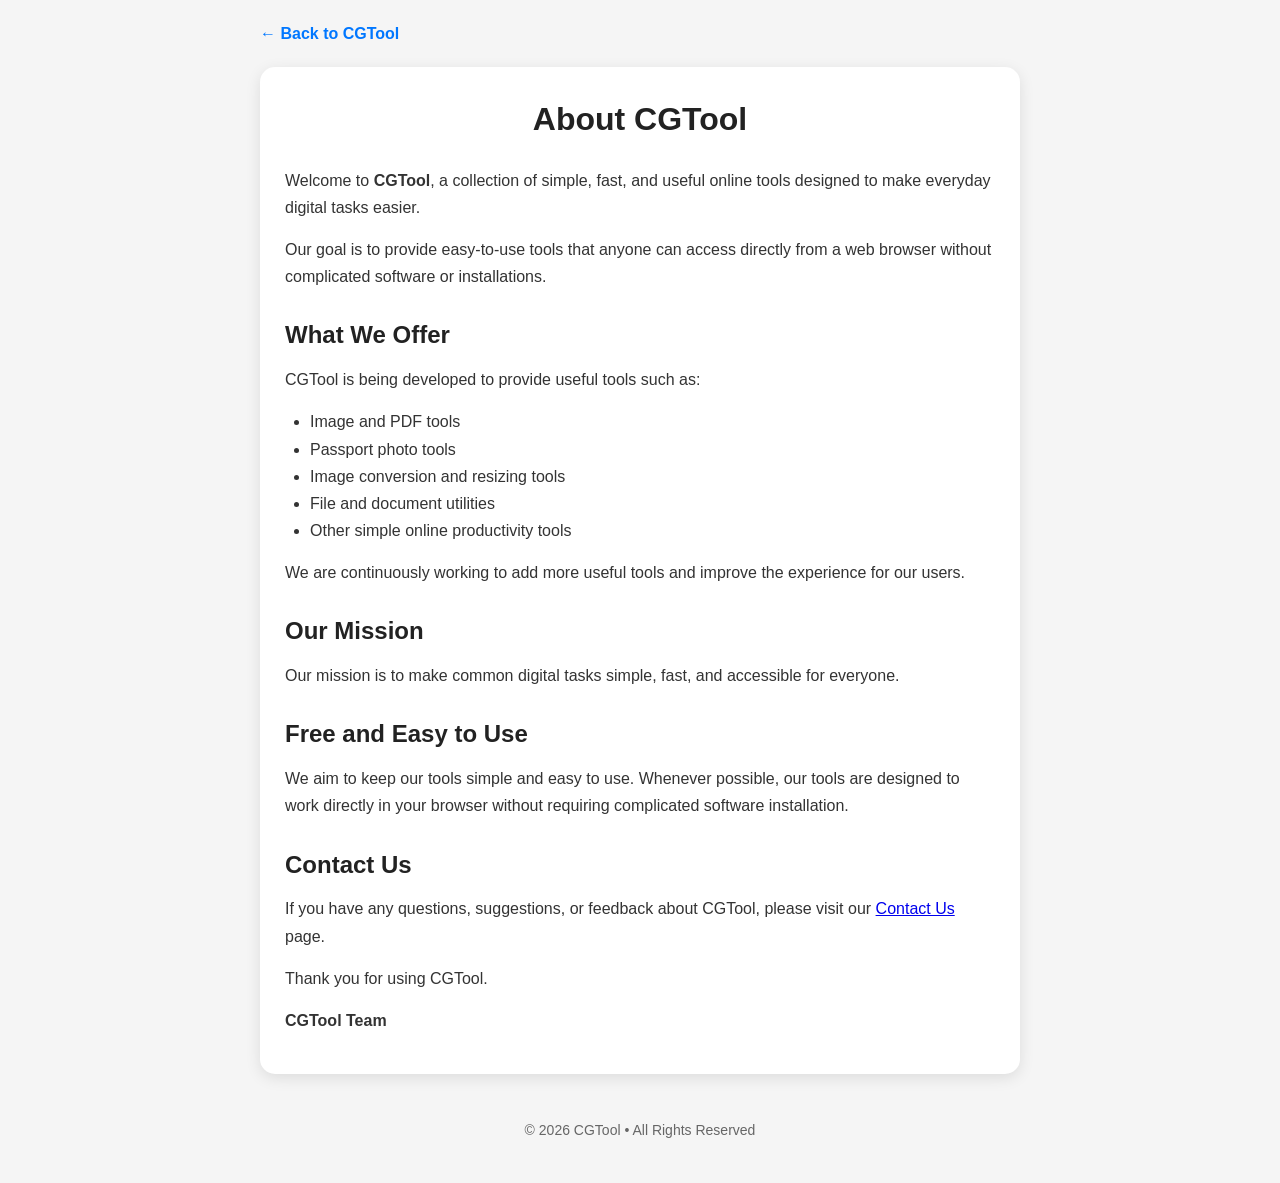
<file: About.html>
<!DOCTYPE html>
<html lang="en">

<head>
  
  <meta charset="UTF-8">
  
  <meta name="viewport" content="width=device-width, initial-scale=1.0">
  
  <meta name="description" content="Learn about CGTool, our mission, and the simple online tools we provide to make everyday digital tasks easier.">
  
  <title>About Us | CGTool</title>
  
  <style>
    * {
      box-sizing: border-box;
      margin: 0;
      padding: 0;
      font-family: Arial, sans-serif;
    }
    
    body {
      background: #f5f5f5;
      color: #333;
      line-height: 1.7;
    }
    
    .container {
      max-width: 800px;
      margin: auto;
      padding: 20px;
    }
    
    .card {
      background: #fff;
      padding: 25px;
      border-radius: 15px;
      box-shadow: 0 4px 15px rgba(0, 0, 0, .1);
    }
    
    .back {
      display: inline-block;
      margin-bottom: 20px;
      color: #0077ff;
      text-decoration: none;
      font-weight: bold;
    }
    
    h1 {
      text-align: center;
      margin-bottom: 20px;
      color: #222;
    }
    
    h2 {
      margin-top: 25px;
      margin-bottom: 10px;
      color: #222;
    }
    
    p {
      margin-bottom: 15px;
    }
    
    ul {
      margin: 10px 0 15px 25px;
    }
    
    footer {
      text-align: center;
      margin-top: 25px;
      padding: 20px;
      color: #666;
      font-size: 14px;
    }
  </style>
  
</head>

<body>
  
  <div class="container">
    
    <a class="back" href="./">
      ← Back to CGTool
    </a>
    
    <div class="card">
      
      <h1>About CGTool</h1>
      
      <p>
        Welcome to <strong>CGTool</strong>, a collection of simple, fast, and useful online tools designed to make everyday digital tasks easier.
      </p>
      
      <p>
        Our goal is to provide easy-to-use tools that anyone can access directly from a web browser without complicated software or installations.
      </p>
      
      
      <h2>What We Offer</h2>
      
      <p>
        CGTool is being developed to provide useful tools such as:
      </p>
      
      <ul>
        <li>Image and PDF tools</li>
        <li>Passport photo tools</li>
        <li>Image conversion and resizing tools</li>
        <li>File and document utilities</li>
        <li>Other simple online productivity tools</li>
      </ul>
      
      <p>
        We are continuously working to add more useful tools and improve the experience for our users.
      </p>
      
      
      <h2>Our Mission</h2>
      
      <p>
        Our mission is to make common digital tasks simple, fast, and accessible for everyone.
      </p>
      
      
      <h2>Free and Easy to Use</h2>
      
      <p>
        We aim to keep our tools simple and easy to use. Whenever possible, our tools are designed to work directly in your browser without requiring complicated software installation.
      </p>
      
      
      <h2>Contact Us</h2>
      
      <p>
        If you have any questions, suggestions, or feedback about CGTool, please visit our
        <a href="./contact.html">Contact Us</a> page.
      </p>
      
      <p>
        Thank you for using CGTool.
      </p>
      
      <p>
        <strong>CGTool Team</strong>
      </p>
      
    </div>
    
    <footer>
      © 2026 CGTool • All Rights Reserved
    </footer>
    
  </div>
  
</body>

</html>
</file>
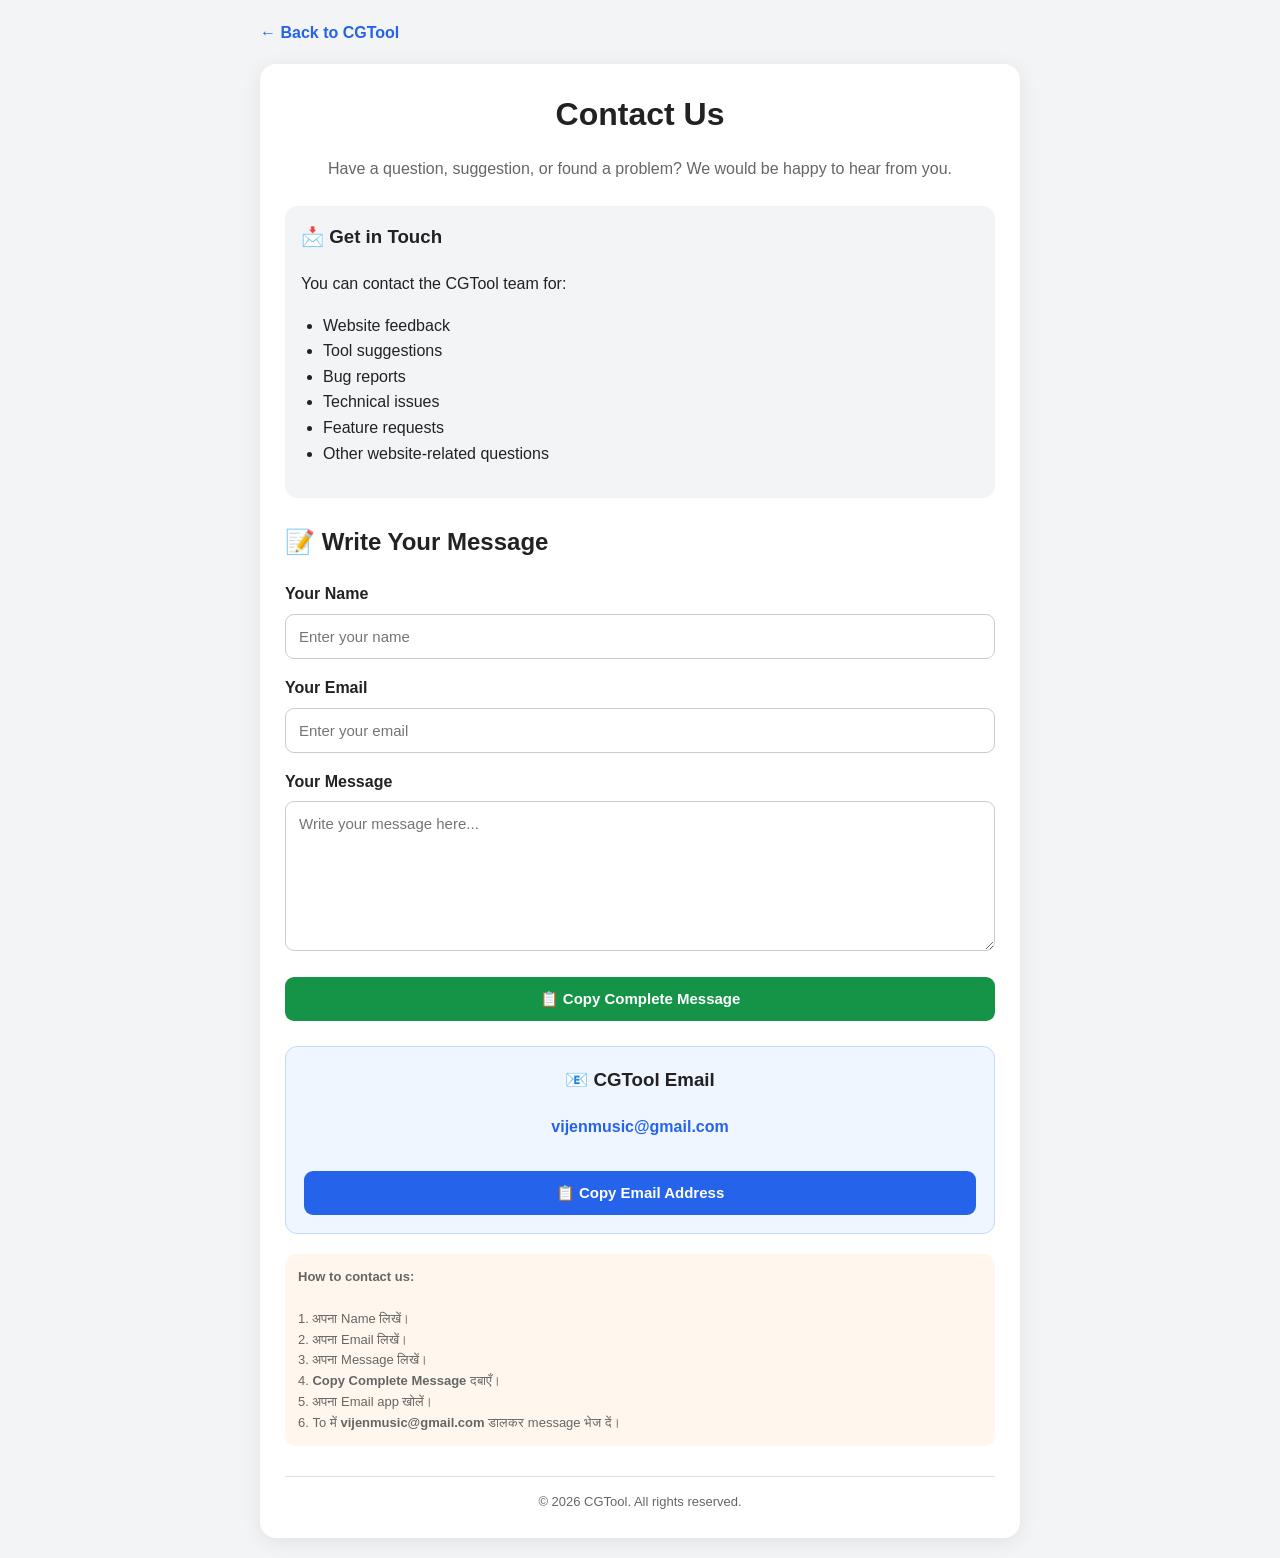
<file: Contact.html>
<!DOCTYPE html>
<html lang="en">

<head>

<meta charset="UTF-8">

<meta
name="viewport"
content="width=device-width, initial-scale=1.0"
>

<meta
name="description"
content="Contact CGTool for questions, feedback, suggestions, bug reports and other website-related inquiries."
>

<meta
name="author"
content="CG Tool"
>

<title>Contact Us | CGTool</title>

<style>

*{
    box-sizing:border-box;
}

body{
    margin:0;
    font-family:Arial,Helvetica,sans-serif;
    background:#f3f4f6;
    color:#222;
    line-height:1.6;
}

.container{
    max-width:800px;
    margin:auto;
    padding:20px;
}

.card{
    background:#fff;
    padding:25px;
    border-radius:16px;
    box-shadow:0 4px 20px rgba(0,0,0,.08);
}

.back{
    display:inline-block;
    margin-bottom:18px;
    color:#2563eb;
    text-decoration:none;
    font-weight:bold;
}

h1{
    text-align:center;
    margin:0 0 10px;
}

.subtitle{
    text-align:center;
    color:#666;
    margin-bottom:25px;
}

.info{
    background:#f3f4f6;
    padding:16px;
    border-radius:12px;
    margin-bottom:25px;
}

.info h3{
    margin-top:0;
}

ul{
    padding-left:22px;
}

label{
    display:block;
    font-weight:bold;
    margin:16px 0 7px;
}

input,
textarea{
    width:100%;
    padding:13px;
    border:1px solid #ccc;
    border-radius:9px;
    font-family:Arial,Helvetica,sans-serif;
    font-size:15px;
    outline:none;
}

input:focus,
textarea:focus{
    border-color:#2563eb;
}

textarea{
    min-height:150px;
    resize:vertical;
}

button{
    width:100%;
    padding:13px;
    border:0;
    border-radius:9px;
    background:#2563eb;
    color:#fff;
    font-size:15px;
    font-weight:bold;
    cursor:pointer;
    margin-top:18px;
}

button:hover{
    background:#1d4ed8;
}

.copy-message{
    background:#159447;
}

.copy-message:hover{
    background:#117a39;
}

.copy-box{
    margin-top:25px;
    padding:18px;
    background:#eff6ff;
    border:1px solid #bfdbfe;
    border-radius:12px;
    text-align:center;
}

.copy-box h3{
    margin-top:0;
}

.email{
    font-weight:bold;
    color:#2563eb;
    word-break:break-word;
    margin:10px 0 14px;
}

.success{
    display:none;
    margin-top:12px;
    padding:10px;
    background:#dcfce7;
    color:#166534;
    border-radius:8px;
    font-size:14px;
    text-align:center;
}

.note{
    margin-top:20px;
    padding:13px;
    background:#fff7ed;
    border-radius:10px;
    color:#666;
    font-size:13px;
}

.footer{
    margin-top:30px;
    padding-top:15px;
    border-top:1px solid #ddd;
    text-align:center;
    color:#666;
    font-size:13px;
}

@media(max-width:600px){

    .container{
        padding:12px;
    }

    .card{
        padding:18px;
    }

    h1{
        font-size:25px;
    }

}

</style>

</head>


<body>

<div class="container">

<a
class="back"
href="./"
>
← Back to CGTool
</a>


<div class="card">

<h1>Contact Us</h1>

<p class="subtitle">
Have a question, suggestion, or found a problem?
We would be happy to hear from you.
</p>


<div class="info">

<h3>📩 Get in Touch</h3>

<p>
You can contact the CGTool team for:
</p>

<ul>

<li>Website feedback</li>

<li>Tool suggestions</li>

<li>Bug reports</li>

<li>Technical issues</li>

<li>Feature requests</li>

<li>Other website-related questions</li>

</ul>

</div>


<h2>📝 Write Your Message</h2>


<label for="name">
Your Name
</label>

<input
type="text"
id="name"
placeholder="Enter your name"
>


<label for="email">
Your Email
</label>

<input
type="email"
id="email"
placeholder="Enter your email"
>


<label for="message">
Your Message
</label>

<textarea
id="message"
placeholder="Write your message here..."
></textarea>


<button
type="button"
class="copy-message"
onclick="copyMessage()"
>
📋 Copy Complete Message
</button>


<div
id="messageSuccess"
class="success"
>
✅ Complete message copied!
</div>


<div class="copy-box">

<h3>📧 CGTool Email</h3>

<div class="email">
vijenmusic@gmail.com
</div>


<button
type="button"
onclick="copyEmail()"
>
📋 Copy Email Address
</button>


<div
id="emailSuccess"
class="success"
>
✅ Email address copied!
</div>

</div>


<div class="note">

<strong>How to contact us:</strong>

<br><br>

1. अपना Name लिखें।<br>

2. अपना Email लिखें।<br>

3. अपना Message लिखें।<br>

4. <b>Copy Complete Message</b> दबाएँ।<br>

5. अपना Email app खोलें।<br>

6. To में
<b>vijenmusic@gmail.com</b>
डालकर message भेज दें।

</div>


<div class="footer">

© 2026 CGTool. All rights reserved.

</div>

</div>

</div>


<script>

function copyEmail(){

    const email = "vijenmusic@gmail.com";

    if(navigator.clipboard){

        navigator.clipboard.writeText(email)
        .then(function(){

            showSuccess("emailSuccess");

        })
        .catch(function(){

            fallbackCopy(email);

        });

    }else{

        fallbackCopy(email);

    }

}


function copyMessage(){

    const name =
        document.getElementById("name")
        .value.trim();

    const email =
        document.getElementById("email")
        .value.trim();

    const message =
        document.getElementById("message")
        .value.trim();


    if(!name || !email || !message){

        alert(
            "Please enter your Name, Email and Message first."
        );

        return;

    }


    const completeMessage =
`CGTool Contact

Name:
${name}

Email:
${email}

Message:
${message}`;


    if(navigator.clipboard){

        navigator.clipboard.writeText(
            completeMessage
        )
        .then(function(){

            showSuccess("messageSuccess");

        })
        .catch(function(){

            fallbackCopy(completeMessage);

        });

    }else{

        fallbackCopy(completeMessage);

    }

}


function fallbackCopy(text){

    const textarea =
        document.createElement("textarea");

    textarea.value = text;

    textarea.style.position = "fixed";
    textarea.style.left = "-9999px";

    document.body.appendChild(textarea);

    textarea.focus();
    textarea.select();

    try{

        document.execCommand("copy");

        alert("✅ Copied successfully!");

    }catch(error){

        alert(
            "Copy failed. Please copy manually:\n\n" +
            text
        );

    }

    document.body.removeChild(textarea);

}


function showSuccess(id){

    const box =
        document.getElementById(id);

    box.style.display = "block";

    setTimeout(function(){

        box.style.display = "none";

    },2500);

}

</script>

</body>

  </html>
</file>
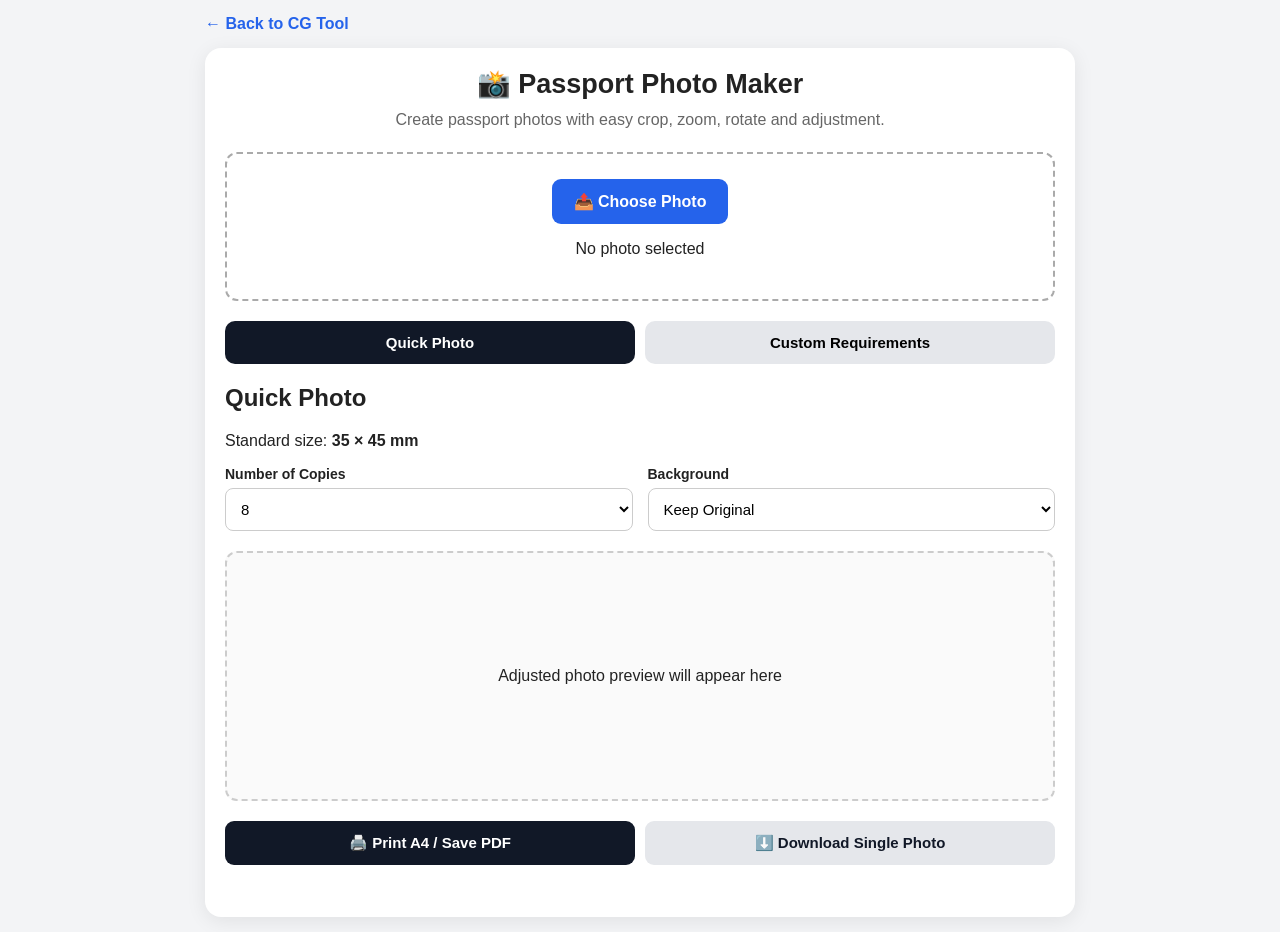
<file: PassportPhoto.html>
<!DOCTYPE html>
<html lang="en">
<head>

<meta charset="UTF-8">

<meta
name="viewport"
content="width=device-width,initial-scale=1.0"
>

<meta
name="description"
content="Free Passport Photo Maker with crop, zoom, rotate, brightness, contrast, custom photo sizes and A4 printing."
>

<meta
name="keywords"
content="passport photo maker, 35x45 photo, 50x60 photo, passport size photo, crop photo, A4 photo maker"
>

<meta name="author" content="CG Tool">

<title>Passport Photo Maker | CG Tool</title>

<style>

*{
    box-sizing:border-box;
}

body{
    margin:0;
    font-family:Arial,Helvetica,sans-serif;
    background:#f3f4f6;
    color:#222;
}

.container{
    max-width:900px;
    margin:auto;
    padding:15px;
}

.card{
    background:#fff;
    border-radius:16px;
    padding:20px;
    box-shadow:0 4px 20px rgba(0,0,0,.08);
}

h1{
    text-align:center;
    margin:0 0 8px;
    font-size:27px;
}

.subtitle{
    text-align:center;
    color:#666;
    margin:0 0 20px;
    line-height:1.5;
}

.back{
    display:inline-block;
    margin-bottom:15px;
    color:#2563eb;
    text-decoration:none;
    font-weight:bold;
}


/* =========================
   UPLOAD
========================= */

.upload-box{
    border:2px dashed #aaa;
    border-radius:12px;
    padding:25px;
    text-align:center;
    margin-bottom:20px;
}

.upload-btn{
    display:inline-block;
    background:#2563eb;
    color:#fff;
    padding:13px 22px;
    border-radius:9px;
    cursor:pointer;
    font-weight:bold;
    font-size:16px;
}

input[type=file]{
    position:absolute;
    width:1px;
    height:1px;
    opacity:0;
}


/* =========================
   CROP
========================= */

.crop-section{
    display:none;
}

.crop-title{
    text-align:center;
    margin-top:0;
}

.crop-help{
    text-align:center;
    color:#666;
    font-size:14px;
    line-height:1.5;
}

.crop-area{
    width:100%;
    max-width:500px;
    margin:20px auto;
    position:relative;
    background:#111;
    overflow:hidden;
    border-radius:12px;
    touch-action:none;
}

#cropCanvas{
    width:100%;
    height:auto;
    display:block;
    touch-action:none;
}

.crop-frame{
    position:absolute;
    left:50%;
    top:50%;
    transform:translate(-50%,-50%);
    border:3px solid #fff;
    box-shadow:0 0 0 9999px rgba(0,0,0,.55);
    pointer-events:none;
}

.crop-info{
    text-align:center;
    font-weight:bold;
    font-size:18px;
    margin:10px 0;
}

.controls{
    max-width:500px;
    margin:15px auto;
}

.controls label{
    display:block;
    font-weight:bold;
    margin:12px 0 6px;
}

.range{
    width:100%;
}

.control-buttons{
    display:grid;
    grid-template-columns:repeat(3,1fr);
    gap:8px;
    margin-top:12px;
}

.control-buttons button{
    padding:11px 6px;
    border:0;
    border-radius:9px;
    background:#e5e7eb;
    cursor:pointer;
    font-weight:bold;
    font-size:14px;
}

.rotate-buttons{
    display:flex;
    gap:8px;
    margin-top:8px;
}

.rotate-buttons button{
    flex:1;
    padding:11px;
    border:0;
    border-radius:9px;
    background:#e5e7eb;
    font-weight:bold;
    cursor:pointer;
}

.adjust-value{
    text-align:right;
    color:#666;
    font-size:13px;
}


/* =========================
   TABS
========================= */

.tabs{
    display:flex;
    gap:10px;
    margin-bottom:20px;
}

.tab{
    flex:1;
    padding:13px;
    border:0;
    border-radius:10px;
    background:#e5e7eb;
    font-weight:bold;
    cursor:pointer;
    font-size:15px;
}

.tab.active{
    background:#111827;
    color:#fff;
}

.section{
    display:none;
}

.section.active{
    display:block;
}


/* =========================
   GRID
========================= */

.grid{
    display:grid;
    grid-template-columns:repeat(2,1fr);
    gap:15px;
}

.field label{
    display:block;
    font-weight:bold;
    font-size:14px;
    margin-bottom:6px;
}

input,
select{
    width:100%;
    padding:11px;
    border:1px solid #ccc;
    border-radius:8px;
    font-size:15px;
    background:#fff;
}


/* =========================
   PREVIEW
========================= */

.preview{
    margin-top:20px;
    min-height:250px;
    border:2px dashed #ccc;
    border-radius:12px;
    display:flex;
    justify-content:center;
    align-items:center;
    background:#fafafa;
    overflow:hidden;
}

.preview img{
    max-width:100%;
    max-height:280px;
    display:none;
}


/* =========================
   BUTTONS
========================= */

.buttons{
    display:flex;
    gap:10px;
    flex-wrap:wrap;
    margin-top:20px;
}

button.action{
    flex:1;
    min-width:180px;
    border:0;
    padding:13px;
    border-radius:9px;
    font-size:15px;
    font-weight:bold;
    cursor:pointer;
}

.primary{
    background:#111827;
    color:#fff;
}

.secondary{
    background:#e5e7eb;
    color:#111827;
}

.success{
    background:#16a34a;
    color:#fff;
}

.warning{
    background:#f59e0b;
    color:#111;
}

.status{
    margin-top:12px;
    color:#555;
    font-size:14px;
    min-height:20px;
}

.note{
    background:#f3f4f6;
    padding:12px;
    border-radius:10px;
    margin-top:18px;
    font-size:13px;
    line-height:1.5;
    color:#555;
}

.hidden{
    display:none !important;
}

canvas{
    display:none;
}


/* =========================
   MOBILE
========================= */

@media(max-width:600px){

    .grid{
        grid-template-columns:1fr;
    }

    .card{
        padding:15px;
    }

    h1{
        font-size:23px;
    }

    .tabs{
        flex-direction:column;
    }

    .control-buttons{
        grid-template-columns:repeat(2,1fr);
    }

}

</style>

</head>


<body>

<div class="container">

<a class="back" href="./">
← Back to CG Tool
</a>

<div class="card">

<h1>📸 Passport Photo Maker</h1>

<p class="subtitle">
Create passport photos with easy crop, zoom, rotate and adjustment.
</p>


<!-- =====================================================
     CROP SCREEN
===================================================== -->

<div id="cropSection" class="crop-section">

<h2 class="crop-title">
Adjust Your Photo
</h2>

<p class="crop-help">
Drag the photo and use Zoom to fit your face correctly inside the frame.
</p>


<div class="crop-area" id="cropArea">

<canvas id="cropCanvas"></canvas>

<div
class="crop-frame"
id="cropFrame">
</div>

</div>


<div
class="crop-info"
id="cropSizeText">
35 × 45 mm
</div>


<div class="controls">


<label>
🔍 Zoom
</label>

<input
type="range"
id="zoomSlider"
class="range"
min="0.1"
max="3"
step="0.01"
value="1"
>


<label>
☀️ Brightness
</label>

<input
type="range"
id="brightnessSlider"
class="range"
min="-100"
max="100"
step="1"
value="0"
>

<div
class="adjust-value"
id="brightnessValue">
0
</div>


<label>
◐ Contrast
</label>

<input
type="range"
id="contrastSlider"
class="range"
min="-100"
max="100"
step="1"
value="0"
>

<div
class="adjust-value"
id="contrastValue">
0
</div>


<label>
🔄 Rotate
</label>

<div class="rotate-buttons">

<button onclick="rotatePhoto(-90)">
↶ Left
</button>

<button onclick="rotatePhoto(90)">
↷ Right
</button>

</div>


<label>
Move Photo
</label>

<div class="control-buttons">

<button onclick="movePhoto(-10,0)">
← Left
</button>

<button onclick="movePhoto(10,0)">
Right →
</button>

<button onclick="movePhoto(0,-10)">
↑ Up
</button>

<button onclick="movePhoto(0,10)">
↓ Down
</button>

<button onclick="resetCrop()">
↺ Reset
</button>

</div>


<div class="buttons">

<button
class="action secondary"
onclick="chooseAnotherPhoto()"
>
📷 Choose Another
</button>

<button
class="action success"
onclick="confirmCrop()"
>
✓ Confirm Crop
</button>

</div>

</div>

</div>


<!-- =====================================================
     MAIN APP
===================================================== -->

<div id="mainApp">


<!-- UPLOAD -->

<div class="upload-box">

<label
for="mainFile"
class="upload-btn"
>
📤 Choose Photo
</label>

<input
type="file"
id="mainFile"
accept="image/*"
>

<p id="mainFileName">
No photo selected
</p>

</div>


<!-- TABS -->

<div class="tabs">

<button
class="tab active"
onclick="showTab('quick',this)"
>
Quick Photo
</button>

<button
class="tab"
onclick="showTab('custom',this)"
>
Custom Requirements
</button>

</div>


<!-- =====================================================
     QUICK
===================================================== -->

<div
id="quick"
class="section active"
>

<h2>
Quick Photo
</h2>

<p>
Standard size:
<b>35 × 45 mm</b>
</p>


<div class="grid">

<div class="field">

<label>
Number of Copies
</label>

<select id="quickCopies">

<option value="1">1</option>
<option value="2">2</option>
<option value="4">4</option>
<option value="6">6</option>
<option value="8" selected>8</option>
<option value="10">10</option>
<option value="20">20</option>
<option value="custom">Custom</option>

</select>


<input
type="number"
id="quickCustomCopies"
value="8"
min="1"
max="100"
style="display:none;margin-top:8px;"
>

</div>


<div class="field">

<label>
Background
</label>

<select id="quickBackground">

<option value="original">
Keep Original
</option>

<option value="white">
White
</option>

</select>

</div>

</div>


<div class="preview">

<img id="quickPreview">

<span id="quickPlaceholder">
Adjusted photo preview will appear here
</span>

</div>


<div class="buttons">

<button
class="action primary"
onclick="generateQuickA4()"
>
🖨️ Print A4 / Save PDF
</button>

<button
class="action secondary"
onclick="downloadQuickSingle()"
>
⬇️ Download Single Photo
</button>

</div>


<div
id="quickStatus"
class="status">
</div>

</div>


<!-- =====================================================
     CUSTOM
===================================================== -->

<div
id="custom"
class="section"
>

<h2>
Custom Requirements
</h2>

<p>
Enter the exact photo requirements.
</p>


<div class="grid">


<div class="field">

<label>
Width
</label>

<input
type="number"
id="customWidth"
value="35"
min="1"
step="0.1"
oninput="updateCropRatio()"
>

</div>


<div class="field">

<label>
Height
</label>

<input
type="number"
id="customHeight"
value="45"
min="1"
step="0.1"
oninput="updateCropRatio()"
>

</div>


<div class="field">

<label>
Unit
</label>

<select
id="customUnit"
onchange="updateCropRatio()"
>

<option value="mm">
Millimetre (mm)
</option>

<option value="inch">
Inch
</option>

<option value="px">
Pixel (px)
</option>

</select>

</div>


<div class="field">

<label>
Number of Copies
</label>

<input
type="number"
id="customCopies"
value="8"
min="1"
max="100"
>

</div>


<div class="field">

<label>
File Format
</label>

<select id="customFormat">

<option value="image/jpeg">
JPG
</option>

<option value="image/png">
PNG
</option>

</select>

</div>


<div class="field">

<label>
Background
</label>

<select id="customBackground">

<option value="original">
Keep Original
</option>

<option value="white">
White
</option>

</select>

</div>


<div class="field">

<label>
Target File Size (KB)
</label>

<input
type="number"
id="customKB"
placeholder="Example: 50"
min="1"
>

</div>

</div>


<div class="preview">

<img id="customPreview">

<span id="customPlaceholder">
Adjusted photo preview will appear here
</span>

</div>


<div class="buttons">

<button
class="action primary"
onclick="generateCustomA4()"
>
🖨️ Print A4 / Save PDF
</button>

<button
class="action secondary"
onclick="downloadCustomSingle()"
>
⬇️ Download Single Photo
</button>

</div>


<div
id="customStatus"
class="status">
</div>


<div class="note">

<b>Important:</b>
Always check the exact photo requirements of the
passport, government form, exam or application before submission.

</div>

</div>

</div>

</div>

</div>


<script>


/* =====================================================
   VARIABLES
===================================================== */

let originalImage = null;

let adjustedCanvas = null;

let cropRatio = 35 / 45;

let cropWidth = 0;

let cropHeight = 0;

let imageScale = 1;

let baseScale = 1;

let imageX = 0;

let imageY = 0;

let dragging = false;

let startX = 0;

let startY = 0;

let startImageX = 0;

let startImageY = 0;

let rotation = 0;

let brightness = 0;

let contrast = 0;


/* =====================================================
   CANVAS
===================================================== */

const cropCanvas =
document.getElementById("cropCanvas");

const cropCtx =
cropCanvas.getContext("2d");


/* =====================================================
   FILE PICK
===================================================== */

document
.getElementById("mainFile")
.addEventListener(
"change",
function(){

    const file = this.files[0];

    if(!file){
        return;
    }

    if(!file.type.startsWith("image/")){

        alert("Please select an image file.");

        return;

    }


    document
    .getElementById("mainFileName")
    .textContent =
    file.name;


    const url =
    URL.createObjectURL(file);

    const img =
    new Image();


    img.onload =
    function(){

        originalImage = img;

        rotation = 0;

        brightness = 0;

        contrast = 0;

        document
        .getElementById("brightnessSlider")
        .value = 0;

        document
        .getElementById("contrastSlider")
        .value = 0;

        document
        .getElementById("brightnessValue")
        .textContent = "0";

        document
        .getElementById("contrastValue")
        .textContent = "0";

        openCropScreen();

        URL.revokeObjectURL(url);

    };


    img.onerror =
    function(){

        alert(
        "Photo load nahi ho paayi. Dusri photo try karein."
        );

        URL.revokeObjectURL(url);

    };


    img.src = url;

});


/* =====================================================
   OPEN CROP
===================================================== */

function openCropScreen(){

    document
    .getElementById("mainApp")
    .classList.add("hidden");

    document
    .getElementById("cropSection")
    .style.display = "block";

    setTimeout(
    prepareCrop,
    50
    );

}


/* =====================================================
   PREPARE CROP
===================================================== */

function prepareCrop(){

    if(!originalImage){
        return;
    }


    const area =
    document.getElementById("cropArea");


    const maxWidth =
    Math.min(
        area.clientWidth,
        500
    );


    const maxHeight =
    Math.min(
        window.innerHeight * .60,
        600
    );


    let canvasWidth =
    maxWidth;


    let canvasHeight =
    canvasWidth /
    (
        originalImage.naturalWidth /
        originalImage.naturalHeight
    );


    if(canvasHeight > maxHeight){

        canvasHeight =
        maxHeight;

        canvasWidth =
        canvasHeight *
        (
            originalImage.naturalWidth /
            originalImage.naturalHeight
        );

    }


    cropCanvas.width =
    Math.round(canvasWidth);

    cropCanvas.height =
    Math.round(canvasHeight);


    cropCanvas.style.width =
    canvasWidth + "px";

    cropCanvas.style.height =
    canvasHeight + "px";


    updateCropFrame();


    baseScale =
    Math.max(
        cropWidth /
        originalImage.naturalWidth,

        cropHeight /
        originalImage.naturalHeight
    );


    imageScale =
    baseScale;


    document
    .getElementById("zoomSlider")
    .value = 1;


    imageX =
    (
        cropCanvas.width -
        originalImage.naturalWidth *
        imageScale
    ) / 2;


    imageY =
    (
        cropCanvas.height -
        originalImage.naturalHeight *
        imageScale
    ) / 2;


    drawCrop();

}


/* =====================================================
   UPDATE FRAME
===================================================== */

function updateCropFrame(){

    const canvasWidth =
    cropCanvas.width;

    const canvasHeight =
    cropCanvas.height;


    const frameMaxWidth =
    canvasWidth * .65;

    const frameMaxHeight =
    canvasHeight * .82;


    let fw =
    frameMaxWidth;

    let fh =
    fw / cropRatio;


    if(fh > frameMaxHeight){

        fh =
        frameMaxHeight;

        fw =
        fh * cropRatio;

    }


    cropWidth = fw;

    cropHeight = fh;


    const frame =
    document.getElementById("cropFrame");


    frame.style.width =
    fw + "px";

    frame.style.height =
    fh + "px";

}


/* =====================================================
   FILTER STRING
===================================================== */

function getFilter(){

    return
    "brightness(" +
    (100 + brightness) +
    "%) " +
    "contrast(" +
    (100 + contrast) +
    "%)";

}


/* =====================================================
   DRAW CROP
===================================================== */

function drawCrop(){

    if(!originalImage){
        return;
    }


    cropCtx.clearRect(
        0,
        0,
        cropCanvas.width,
        cropCanvas.height
    );


    cropCtx.save();

    cropCtx.filter =
    "brightness(" +
    (100 + brightness) +
    "%) contrast(" +
    (100 + contrast) +
    "%)";


    const w =
    originalImage.naturalWidth *
    imageScale;


    const h =
    originalImage.naturalHeight *
    imageScale;


    cropCtx.translate(
        imageX + w / 2,
        imageY + h / 2
    );


    cropCtx.rotate(
        rotation *
        Math.PI /
        180
    );


    cropCtx.drawImage(
        originalImage,
        -w / 2,
        -h / 2,
        w,
        h
    );


    cropCtx.restore();

}


/* =====================================================
   ZOOM
===================================================== */

document
.getElementById("zoomSlider")
.addEventListener(
"input",
function(){

    const value =
    parseFloat(this.value);


    const oldScale =
    imageScale;


    const newScale =
    baseScale * value;


    const centerX =
    cropCanvas.width / 2;


    const centerY =
    cropCanvas.height / 2;


    imageX =
    centerX -
    (
        centerX - imageX
    ) *
    (
        newScale /
        oldScale
    );


    imageY =
    centerY -
    (
        centerY - imageY
    ) *
    (
        newScale /
        oldScale
    );


    imageScale =
    newScale;


    drawCrop();

});


/* =====================================================
   MOVE
===================================================== */

function movePhoto(x,y){

    imageX += x;

    imageY += y;

    drawCrop();

}


/* =====================================================
   ROTATE
===================================================== */

function rotatePhoto(degrees){

    rotation += degrees;

    if(rotation >= 360){
        rotation -= 360;
    }

    if(rotation <= -360){
        rotation += 360;
    }

    drawCrop();

}


/* =====================================================
   RESET
===================================================== */

function resetCrop(){

    rotation = 0;

    brightness = 0;

    contrast = 0;


    document
    .getElementById("brightnessSlider")
    .value = 0;

    document
    .getElementById("contrastSlider")
    .value = 0;

    document
    .getElementById("brightnessValue")
    .textContent = "0";

    document
    .getElementById("contrastValue")
    .textContent = "0";


    prepareCrop();

}


/* =====================================================
   BRIGHTNESS
===================================================== */

document
.getElementById("brightnessSlider")
.addEventListener(
"input",
function(){

    brightness =
    parseInt(this.value);


    document
    .getElementById("brightnessValue")
    .textContent =
    brightness;


    drawCrop();

});


/* =====================================================
   CONTRAST
===================================================== */

document
.getElementById("contrastSlider")
.addEventListener(
"input",
function(){

    contrast =
    parseInt(this.value);


    document
    .getElementById("contrastValue")
    .textContent =
    contrast;


    drawCrop();

});


/* =====================================================
   POINTER DRAG
===================================================== */

cropCanvas.addEventListener(
"pointerdown",
function(e){

    dragging = true;

    cropCanvas.setPointerCapture(
        e.pointerId
    );


    startX =
    e.clientX;

    startY =
    e.clientY;


    startImageX =
    imageX;

    startImageY =
    imageY;

});


cropCanvas.addEventListener(
"pointermove",
function(e){

    if(!dragging){
        return;
    }


    const dx =
    e.clientX -
    startX;


    const dy =
    e.clientY -
    startY;


    imageX =
    startImageX +
    dx;


    imageY =
    startImageY +
    dy;


    drawCrop();

});


cropCanvas.addEventListener(
"pointerup",
function(){

    dragging = false;

});


cropCanvas.addEventListener(
"pointercancel",
function(){

    dragging = false;

});


/* =====================================================
   CONFIRM CROP
===================================================== */

function confirmCrop(){

    if(!originalImage){
        return;
    }


    const frameLeft =
    (
        cropCanvas.width -
        cropWidth
    ) / 2;


    const frameTop =
    (
        cropCanvas.height -
        cropHeight
    ) / 2;


    /*
      Create a high quality canvas
    */

    const outputWidth =
    1050;


    const outputHeight =
    Math.round(
        outputWidth /
        cropRatio
    );


    adjustedCanvas =
    document.createElement(
        "canvas"
    );


    adjustedCanvas.width =
    outputWidth;

    adjustedCanvas.height =
    outputHeight;


    const ctx =
    adjustedCanvas.getContext("2d");


    /*
      The crop coordinates are calculated
      according to the displayed image.
    */

    ctx.save();


    ctx.filter =
    "brightness(" +
    (100 + brightness) +
    "%) contrast(" +
    (100 + contrast) +
    "%)";


    const sourceW =
    cropWidth /
    imageScale;


    const sourceH =
    cropHeight /
    imageScale;


    /*
      For normal rotation, use direct crop.
      For rotated image, create temporary
      rotated canvas first.
    */

    if(rotation === 0){

        const sx =
        (
            frameLeft -
            imageX
        ) /
        imageScale;


        const sy =
        (
            frameTop -
            imageY
        ) /
        imageScale;


        ctx.drawImage(
            originalImage,
            sx,
            sy,
            sourceW,
            sourceH,
            0,
            0,
            outputWidth,
            outputHeight
        );

    }
    else{

        const rotated =
        createRotatedImage();


        const rw =
        rotated.width;

        const rh =
        rotated.height;


        /*
          Position of rotated image in
          crop canvas is approximated by
          keeping its center fixed.
        */

        const centerX =
        imageX +
        (
            originalImage.naturalWidth *
            imageScale
        ) / 2;


        const centerY =
        imageY +
        (
            originalImage.naturalHeight *
            imageScale
        ) / 2;


        const rotatedScale =
        imageScale;


        const displayW =
        rw *
        rotatedScale;


        const displayH =
        rh *
        rotatedScale;


        const displayX =
        centerX -
        displayW / 2;


        const displayY =
        centerY -
        displayH / 2;


        const sx =
        (
            frameLeft -
            displayX
        ) /
        rotatedScale;


        const sy =
        (
            frameTop -
            displayY
        ) /
        rotatedScale;


        const sw =
        cropWidth /
        rotatedScale;


        const sh =
        cropHeight /
        rotatedScale;


        ctx.drawImage(
            rotated,
            sx,
            sy,
            sw,
            sh,
            0,
            0,
            outputWidth,
            outputHeight
        );

    }


    ctx.restore();


    updatePreviews();


    document
    .getElementById("cropSection")
    .style.display =
    "none";


    document
    .getElementById("mainApp")
    .classList.remove("hidden");

}


/* =====================================================
   ROTATED IMAGE
===================================================== */

function createRotatedImage(){

    const canvas =
    document.createElement("canvas");

    const w =
    originalImage.naturalWidth;

    const h =
    originalImage.naturalHeight;


    if(
        Math.abs(rotation) === 90 ||
        Math.abs(rotation) === 270
    ){

        canvas.width = h;

        canvas.height = w;

    }
    else{

        canvas.width = w;

        canvas.height = h;

    }


    const ctx =
    canvas.getContext("2d");


    ctx.translate(
        canvas.width / 2,
        canvas.height / 2
    );


    ctx.rotate(
        rotation *
        Math.PI /
        180
    );


    ctx.drawImage(
        originalImage,
        -w / 2,
        -h / 2,
        w,
        h
    );


    return canvas;

}


/* =====================================================
   UPDATE PREVIEWS
===================================================== */

function updatePreviews(){

    if(!adjustedCanvas){
        return;
    }


    const data =
    adjustedCanvas.toDataURL(
        "image/jpeg",
        .95
    );


    const quick =
    document.getElementById(
        "quickPreview"
    );


    quick.src = data;

    quick.style.display = "block";


    document
    .getElementById(
        "quickPlaceholder"
    )
    .style.display =
    "none";


    const custom =
    document.getElementById(
        "customPreview"
    );


    custom.src = data;

    custom.style.display =
    "block";


    document
    .getElementById(
        "customPlaceholder"
    )
    .style.display =
    "none";

}


/* =====================================================
   CHOOSE ANOTHER
===================================================== */

function chooseAnotherPhoto(){

    document
    .getElementById("mainFile")
    .value = "";

    document
    .getElementById("mainFile")
    .click();

}


/* =====================================================
   TAB
===================================================== */

function showTab(
    tabName,
    button
){

    document
    .querySelectorAll(".section")
    .forEach(
        section =>
        section.classList.remove("active")
    );


    document
    .querySelectorAll(".tab")
    .forEach(
        tab =>
        tab.classList.remove("active")
    );


    document
    .getElementById(tabName)
    .classList.add("active");


    button.classList.add("active");


    if(tabName === "custom"){

        updateCropRatio();

    }

}


/* =====================================================
   CUSTOM RATIO
===================================================== */

function updateCropRatio(){

    const width =
    parseFloat(
        document
        .getElementById("customWidth")
        .value
    );


    const height =
    parseFloat(
        document
        .getElementById("customHeight")
        .value
    );


    if(
        width > 0 &&
        height > 0
    ){

        cropRatio =
        width /
        height;


        document
        .getElementById("cropSizeText")
        .textContent =
        width +
        " × " +
        height +
        " " +
        document
        .getElementById("customUnit")
        .value;

    }

}


/* =====================================================
   QUICK COPIES
===================================================== */

document
.getElementById("quickCopies")
.addEventListener(
"change",
function(){

    document
    .getElementById("quickCustomCopies")
    .style.display =
    this.value === "custom"
    ? "block"
    : "none";

});


/* =====================================================
   MM / INCH TO PX
===================================================== */

function mmToPx(mm){

    return Math.round(
        mm *
        300 /
        25.4
    );

}


function inchToPx(inch){

    return Math.round(
        inch *
        300
    );

}


/* =====================================================
   GET CUSTOM SIZE IN PIXELS
===================================================== */

function getCustomSize(){

    const width =
    parseFloat(
        document
        .getElementById("customWidth")
        .value
    );


    const height =
    parseFloat(
        document
        .getElementById("customHeight")
        .value
    );


    const unit =
    document
    .getElementById("customUnit")
    .value;


    let w;

    let h;


    if(unit === "mm"){

        w =
        mmToPx(width);

        h =
        mmToPx(height);

    }
    else if(unit === "inch"){

        w =
        inchToPx(width);

        h =
        inchToPx(height);

    }
    else{

        w =
        Math.round(width);

        h =
        Math.round(height);

    }


    return {
        width:w,
        height:h,
        unit:unit,
        originalWidth:width,
        originalHeight:height
    };

}


/* =====================================================
   CREATE FINAL PHOTO
===================================================== */

function drawFinalPhoto(
    width,
    height,
    background,
    targetRatio
){

    const canvas =
    document.createElement(
        "canvas"
    );


    canvas.width =
    width;

    canvas.height =
    height;


    const ctx =
    canvas.getContext("2d");


    if(background === "white"){

        ctx.fillStyle =
        "#ffffff";

        ctx.fillRect(
            0,
            0,
            width,
            height
        );

    }


    /*
      Keep the photo natural.
      If target ratio differs from crop ratio,
      center-crop instead of stretching.
    */

    const sourceRatio =
    adjustedCanvas.width /
    adjustedCanvas.height;


    let sx = 0;

    let sy = 0;

    let sw =
    adjustedCanvas.width;

    let sh =
    adjustedCanvas.height;


    if(sourceRatio > targetRatio){

        sw =
        adjustedCanvas.height *
        targetRatio;

        sx =
        (
            adjustedCanvas.width -
            sw
        ) / 2;

    }
    else if(sourceRatio < targetRatio){

        sh =
        adjustedCanvas.width /
        targetRatio;

        sy =
        (
            adjustedCanvas.height -
            sh
        ) / 2;

    }


    ctx.drawImage(
        adjustedCanvas,
        sx,
        sy,
        sw,
        sh,
        0,
        0,
        width,
        height
    );


    return canvas;

}


/* =====================================================
   GET QUICK COPIES
===================================================== */

function getQuickCopies(){

    const value =
    document
    .getElementById("quickCopies")
    .value;


    if(value === "custom"){

        const n =
        parseInt(
            document
            .getElementById(
                "quickCustomCopies"
            )
            .value
        );


        return Math.max(
            1,
            Math.min(
                100,
                n || 1
            )
        );

    }


    return parseInt(value);

}


/* =====================================================
   DOWNLOAD BLOB
===================================================== */

function downloadCanvas(
    canvas,
    filename,
    format,
    quality
){

    canvas.toBlob(
    function(blob){

        if(!blob){

            alert(
            "File create nahi ho paayi."
            );

            return;

        }


        const url =
        URL.createObjectURL(blob);


        const a =
        document.createElement("a");


        a.href = url;

        a.download =
        filename;


        document.body.appendChild(a);

        a.click();

        a.remove();


        setTimeout(
        function(){

            URL.revokeObjectURL(url);

        },
        1000
        );

    },
    format,
    quality
    );

}


/* =====================================================
   QUICK SINGLE
===================================================== */

function downloadQuickSingle(){

    if(!adjustedCanvas){

        alert(
        "Pehle photo select aur crop karein."
        );

        return;

    }


    const canvas =
    drawFinalPhoto(
        mmToPx(35),
        mmToPx(45),
        document
        .getElementById(
            "quickBackground"
        )
        .value,
        35 / 45
    );


    downloadCanvas(
        canvas,
        "passport-photo-35x45.jpg",
        "image/jpeg",
        .95
    );


    document
    .getElementById("quickStatus")
    .textContent =
    "Single 35×45 mm photo downloaded.";

}


/* =====================================================
   CUSTOM SINGLE
===================================================== */

function downloadCustomSingle(){

    if(!adjustedCanvas){

        alert(
        "Pehle photo select aur crop karein."
        );

        return;

    }


    const size =
    getCustomSize();


    const format =
    document
    .getElementById("customFormat")
    .value;


    const background =
    document
    .getElementById("customBackground")
    .value;


    const ratio =
    size.width /
    size.height;


    const canvas =
    drawFinalPhoto(
        size.width,
        size.height,
        background,
        ratio
    );


    let quality = .95;


    const targetKB =
    parseFloat(
        document
        .getElementById("customKB")
        .value
    );


    /*
      Basic target-size compression.
      Browser will try several JPEG qualities.
    */

    if(
        format === "image/jpeg" &&
        targetKB > 0
    ){

        downloadWithTargetKB(
            canvas,
            targetKB,
            "custom-photo.jpg"
        );

    }
    else{

        const extension =
        format === "image/png"
        ? "png"
        : "jpg";


        downloadCanvas(
            canvas,
            "custom-photo." + extension,
            format,
            quality
        );

    }


    document
    .getElementById("customStatus")
    .textContent =
    "Single custom-size photo ready.";

}


/* =====================================================
   TARGET KB
===================================================== */

function downloadWithTargetKB(
    canvas,
    targetKB,
    filename
){

    let quality = .92;


    function tryQuality(){

        canvas.toBlob(
        function(blob){

            if(!blob){
                return;
            }


            const kb =
            blob.size / 1024;


            if(
                kb <= targetKB ||
                quality <= .15
            ){

                const url =
                URL.createObjectURL(blob);


                const a =
                document.createElement("a");


                a.href = url;

                a.download =
                filename;


                document.body.appendChild(a);

                a.click();

                a.remove();


                setTimeout(
                function(){
                    URL.revokeObjectURL(url);
                },
                1000
                );


                return;

            }


            quality -= .08;

            tryQuality();

        },
        "image/jpeg",
        quality
        );

    }


    tryQuality();

}


/* =====================================================
   A4 SETTINGS
===================================================== */

const A4_WIDTH_MM = 210;

const A4_HEIGHT_MM = 297;

const DPI = 300;


function mmToA4Px(mm){

    return Math.round(
        mm *
        DPI /
        25.4
    );

}


/* =====================================================
   GENERATE A4
===================================================== */

function generateA4(
    photoWidth,
    photoHeight,
    copies,
    background,
    statusElement
){

    if(!adjustedCanvas){

        alert(
        "Pehle photo select aur crop karein."
        );

        return;

    }


    const margin =
    mmToA4Px(10);


    const gap =
    mmToA4Px(3);


    const pw =
    photoWidth;


    const ph =
    photoHeight;


    const pageWidth =
    mmToA4Px(A4_WIDTH_MM);


    const pageHeight =
    mmToA4Px(A4_HEIGHT_MM);


    const availableWidth =
    pageWidth -
    margin * 2;


    const availableHeight =
    pageHeight -
    margin * 2;


    const columns =
    Math.max(
        1,
        Math.floor(
            (
                availableWidth +
                gap
            ) /
            (
                pw +
                gap
            )
        )
    );


    const rows =
    Math.max(
        1,
        Math.floor(
            (
                availableHeight +
                gap
            ) /
            (
                ph +
                gap
            )
        )
    );


    const perPage =
    columns *
    rows;


    const pages =
    Math.ceil(
        copies /
        perPage
    );


    const pagesData = [];


    let remaining =
    copies;


    for(
        let page = 0;
        page < pages;
        page++
    ){

        const canvas =
        document.createElement(
            "canvas"
        );


        canvas.width =
        pageWidth;

        canvas.height =
        pageHeight;


        const ctx =
        canvas.getContext("2d");


        ctx.fillStyle =
        "#ffffff";


        ctx.fillRect(
            0,
            0,
            pageWidth,
            pageHeight
        );


        const targetRatio =
        photoWidth /
        photoHeight;


        const photo =
        drawFinalPhoto(
            photoWidth,
            photoHeight,
            background,
            targetRatio
        );


        const countThisPage =
        Math.min(
            remaining,
            perPage
        );


        for(
            let i = 0;
            i < countThisPage;
            i++
        ){

            const col =
            i % columns;


            const row =
            Math.floor(
                i / columns
            );


            const x =
            margin +
            col *
            (
                pw +
                gap
            );


            const y =
            margin +
            row *
            (
                ph +
                gap
            );


            ctx.drawImage(
                photo,
                x,
                y,
                pw,
                ph
            );

        }


        remaining -=
        countThisPage;


        pagesData.push(
            canvas.toDataURL(
                "image/jpeg",
                .95
            )
        );

    }


    statusElement.textContent =
    copies +
    " photos | " +
    perPage +
    " per A4 page | " +
    pages +
    " page(s)";


    openPrintWindow(
        pagesData
    );

}


/* =====================================================
   QUICK A4
===================================================== */

function generateQuickA4(){

    const copies =
    getQuickCopies();


    generateA4(
        mmToPx(35),
        mmToPx(45),
        copies,
        document
        .getElementById(
            "quickBackground"
        )
        .value,
        document
        .getElementById(
            "quickStatus"
        )
    );

}


/* =====================================================
   CUSTOM A4
===================================================== */

function generateCustomA4(){

    const size =
    getCustomSize();


    const copies =
    Math.max(
        1,
        Math.min(
            100,
            parseInt(
                document
                .getElementById(
                    "customCopies"
                )
                .value
            ) || 1
        )
    );


    generateA4(
        size.width,
        size.height,
        copies,
        document
        .getElementById(
            "customBackground"
        )
        .value,
        document
        .getElementById(
            "customStatus"
        )
    );

}


/* =====================================================
   PRINT WINDOW
===================================================== */

function openPrintWindow(
    pages
){

    const win =
    window.open(
        "",
        "_blank"
    );


    if(!win){

        alert(
        "Print window blocked. Browser me pop-up allow karein."
        );

        return;

    }


    let html = `
<!DOCTYPE html>

<html>

<head>

<meta charset="UTF-8">

<title>CG Tool - Passport Photos</title>

<style>

@page{
    size:A4;
    margin:0;
}

html,
body{
    margin:0;
    padding:0;
    background:#fff;
}

.page{
    width:210mm;
    height:297mm;
    page-break-after:always;
    overflow:hidden;
}

.page:last-child{
    page-break-after:auto;
}

.page img{
    width:210mm;
    height:297mm;
    display:block;
}

</style>

</head>

<body>
`;


    pages.forEach(
    function(data){

        html +=
        `
        <div class="page">
            <img src="${data}">
        </div>
        `;

    });


    html += `
</body>

</html>
`;


    win.document.open();

    win.document.write(html);

    win.document.close();


    win.onload =
    function(){

        setTimeout(
        function(){

            win.focus();

            win.print();

        },
        500
        );

    };

}


/* =====================================================
   WINDOW RESIZE
===================================================== */

window.addEventListener(
"resize",
function(){

    if(
        document
        .getElementById(
            "cropSection"
        )
        .style.display === "block"
        &&
        originalImage
    ){

        prepareCrop();

    }

});


</script>

</body>
</html>
</file>
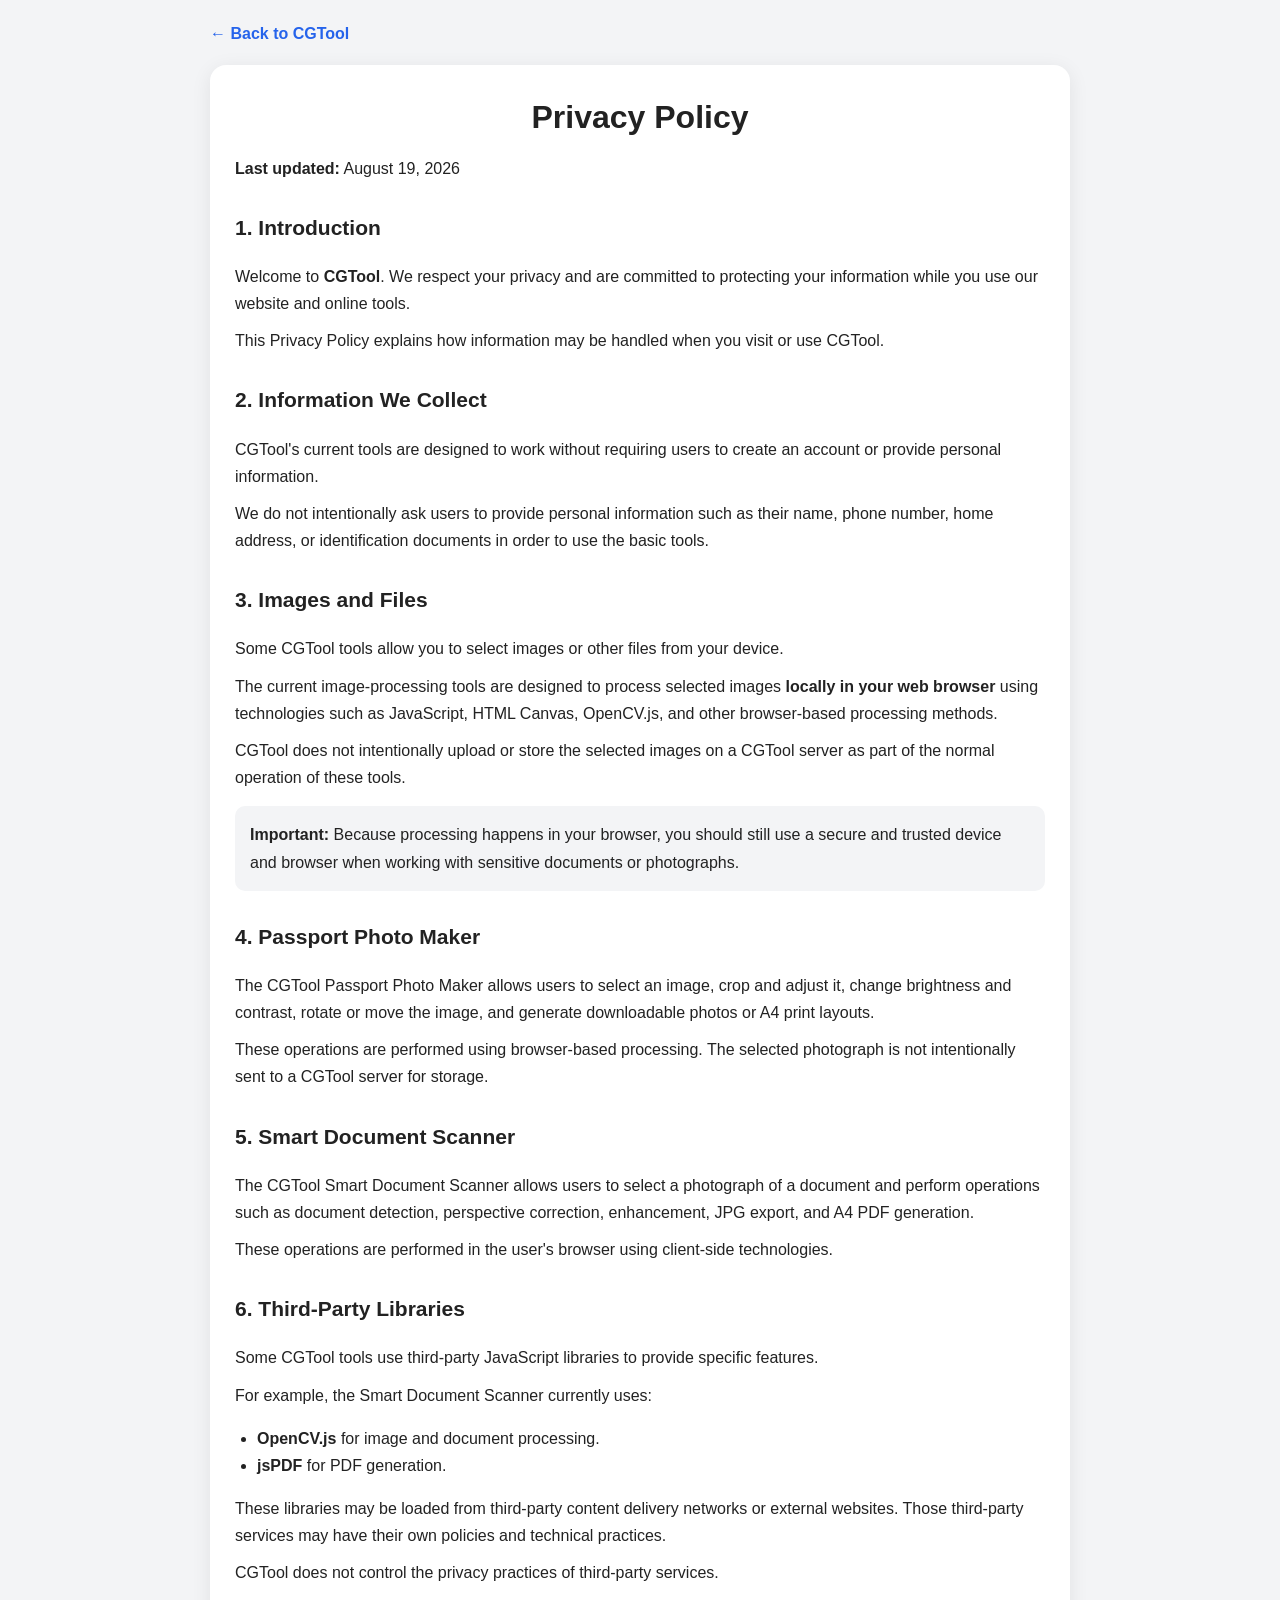
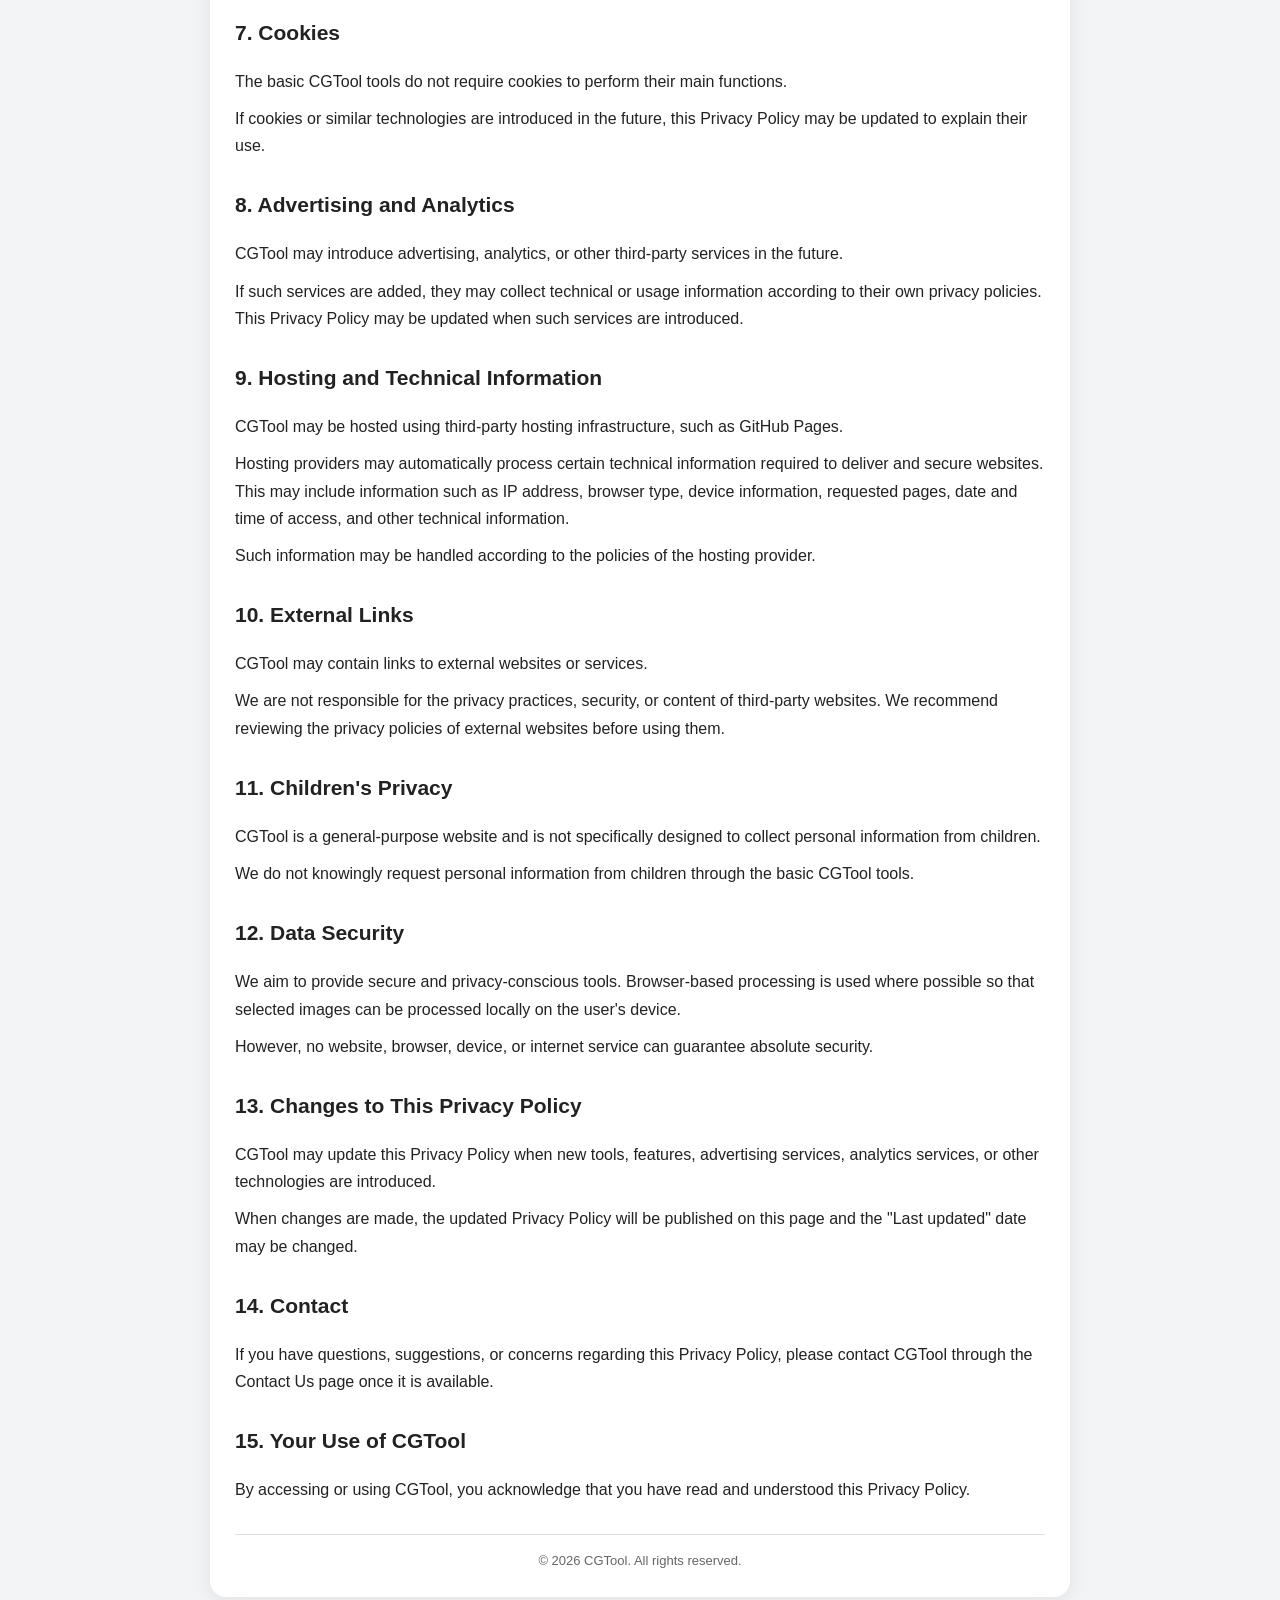
<file: PrivacyPolicy.html>
<!DOCTYPE html><html lang="en">
<head><meta charset="UTF-8"><meta
name="viewport"
content="width=device-width,initial-scale=1.0"

«»

<meta
name="description"
content="Privacy Policy for CGTool. Learn how CGTool handles images, files, website data and third-party services."

«»

<meta name="author" content="CG Tool"><title>Privacy Policy | CGTool</title><style>

*{
    box-sizing:border-box;
}

body{
    margin:0;
    font-family:Arial,Helvetica,sans-serif;
    background:#f3f4f6;
    color:#222;
    line-height:1.7;
}

.container{
    max-width:900px;
    margin:auto;
    padding:20px;
}

.card{
    background:#fff;
    padding:25px;
    border-radius:16px;
    box-shadow:0 4px 20px rgba(0,0,0,.08);
}

.back{
    display:inline-block;
    margin-bottom:18px;
    color:#2563eb;
    text-decoration:none;
    font-weight:bold;
}

h1{
    text-align:center;
    margin:0 0 10px;
}

h2{
    margin-top:28px;
    font-size:21px;
}

p{
    margin:10px 0;
}

.note{
    background:#f3f4f6;
    padding:15px;
    border-radius:10px;
    margin:15px 0;
}

ul{
    padding-left:22px;
}

.footer{
    margin-top:30px;
    padding-top:15px;
    border-top:1px solid #ddd;
    text-align:center;
    color:#666;
    font-size:13px;
}

@media(max-width:600px){

    .container{
        padding:12px;
    }

    .card{
        padding:18px;
    }

    h1{
        font-size:25px;
    }

    h2{
        font-size:19px;
    }

}

</style></head><body><div class="container"><a class="back" href="./">
← Back to CGTool
</a><div class="card"><h1>Privacy Policy</h1><p>
<strong>Last updated:</strong> August 19, 2026
</p><h2>1. Introduction</h2><p>
Welcome to <strong>CGTool</strong>. We respect your privacy and are
committed to protecting your information while you use our website
and online tools.
</p><p>
This Privacy Policy explains how information may be handled when you
visit or use CGTool.
</p><h2>2. Information We Collect</h2><p>
CGTool's current tools are designed to work without requiring users
to create an account or provide personal information.
</p><p>
We do not intentionally ask users to provide personal information
such as their name, phone number, home address, or identification
documents in order to use the basic tools.
</p><h2>3. Images and Files</h2><p>
Some CGTool tools allow you to select images or other files from your
device.
</p><p>
The current image-processing tools are designed to process selected
images <strong>locally in your web browser</strong> using technologies
such as JavaScript, HTML Canvas, OpenCV.js, and other browser-based
processing methods.
</p><p>
CGTool does not intentionally upload or store the selected images on
a CGTool server as part of the normal operation of these tools.
</p><div class="note"><strong>Important:</strong>
Because processing happens in your browser, you should still use a
secure and trusted device and browser when working with sensitive
documents or photographs.

</div><h2>4. Passport Photo Maker</h2><p>
The CGTool Passport Photo Maker allows users to select an image,
crop and adjust it, change brightness and contrast, rotate or move
the image, and generate downloadable photos or A4 print layouts.
</p><p>
These operations are performed using browser-based processing.
The selected photograph is not intentionally sent to a CGTool
server for storage.
</p><h2>5. Smart Document Scanner</h2><p>
The CGTool Smart Document Scanner allows users to select a photograph
of a document and perform operations such as document detection,
perspective correction, enhancement, JPG export, and A4 PDF
generation.
</p><p>
These operations are performed in the user's browser using
client-side technologies.
</p><h2>6. Third-Party Libraries</h2><p>
Some CGTool tools use third-party JavaScript libraries to provide
specific features.
</p><p>
For example, the Smart Document Scanner currently uses:</p><ul><li>
<strong>OpenCV.js</strong> for image and document processing.
</li><li>
<strong>jsPDF</strong> for PDF generation.
</li></ul><p>
These libraries may be loaded from third-party content delivery
networks or external websites. Those third-party services may have
their own policies and technical practices.
</p><p>
CGTool does not control the privacy practices of third-party
services.
</p><h2>7. Cookies</h2><p>
The basic CGTool tools do not require cookies to perform their
main functions.
</p><p>
If cookies or similar technologies are introduced in the future,
this Privacy Policy may be updated to explain their use.
</p><h2>8. Advertising and Analytics</h2><p>
CGTool may introduce advertising, analytics, or other third-party
services in the future.
</p><p>
If such services are added, they may collect technical or usage
information according to their own privacy policies. This Privacy
Policy may be updated when such services are introduced.
</p><h2>9. Hosting and Technical Information</h2><p>
CGTool may be hosted using third-party hosting infrastructure, such
as GitHub Pages.
</p><p>
Hosting providers may automatically process certain technical
information required to deliver and secure websites. This may
include information such as IP address, browser type, device
information, requested pages, date and time of access, and other
technical information.
</p><p>
Such information may be handled according to the policies of the
hosting provider.
</p><h2>10. External Links</h2><p>
CGTool may contain links to external websites or services.
</p><p>
We are not responsible for the privacy practices, security, or
content of third-party websites. We recommend reviewing the privacy
policies of external websites before using them.
</p><h2>11. Children's Privacy</h2><p>
CGTool is a general-purpose website and is not specifically designed
to collect personal information from children.
</p><p>
We do not knowingly request personal information from children
through the basic CGTool tools.
</p><h2>12. Data Security</h2><p>
We aim to provide secure and privacy-conscious tools. Browser-based
processing is used where possible so that selected images can be
processed locally on the user's device.
</p><p>
However, no website, browser, device, or internet service can
guarantee absolute security.
</p><h2>13. Changes to This Privacy Policy</h2><p>
CGTool may update this Privacy Policy when new tools, features,
advertising services, analytics services, or other technologies are
introduced.
</p><p>
When changes are made, the updated Privacy Policy will be published
on this page and the "Last updated" date may be changed.
</p><h2>14. Contact</h2><p>
If you have questions, suggestions, or concerns regarding this
Privacy Policy, please contact CGTool through the Contact Us page
once it is available.
</p><h2>15. Your Use of CGTool</h2><p>
By accessing or using CGTool, you acknowledge that you have read and
understood this Privacy Policy.
</p><div class="footer">© 2026 CGTool. All rights reserved.

</div></div></div></body></html>
</file>
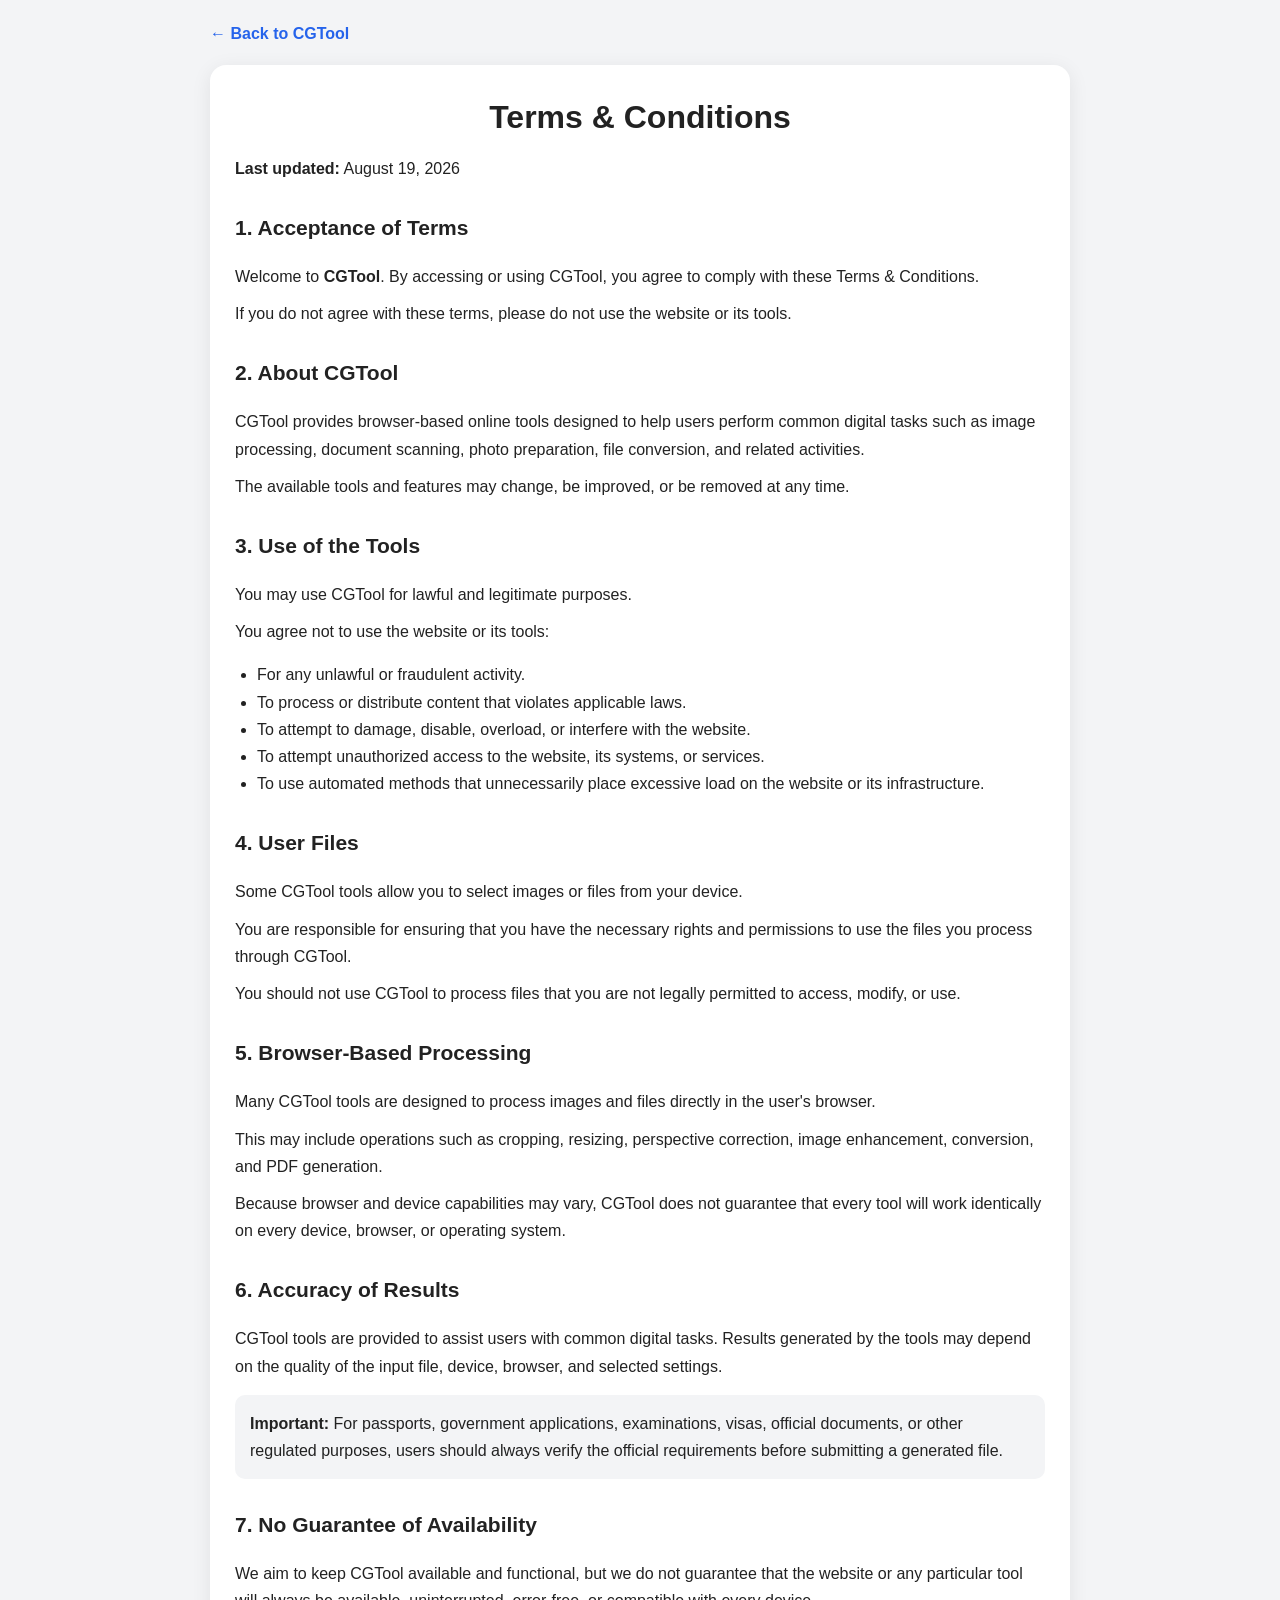
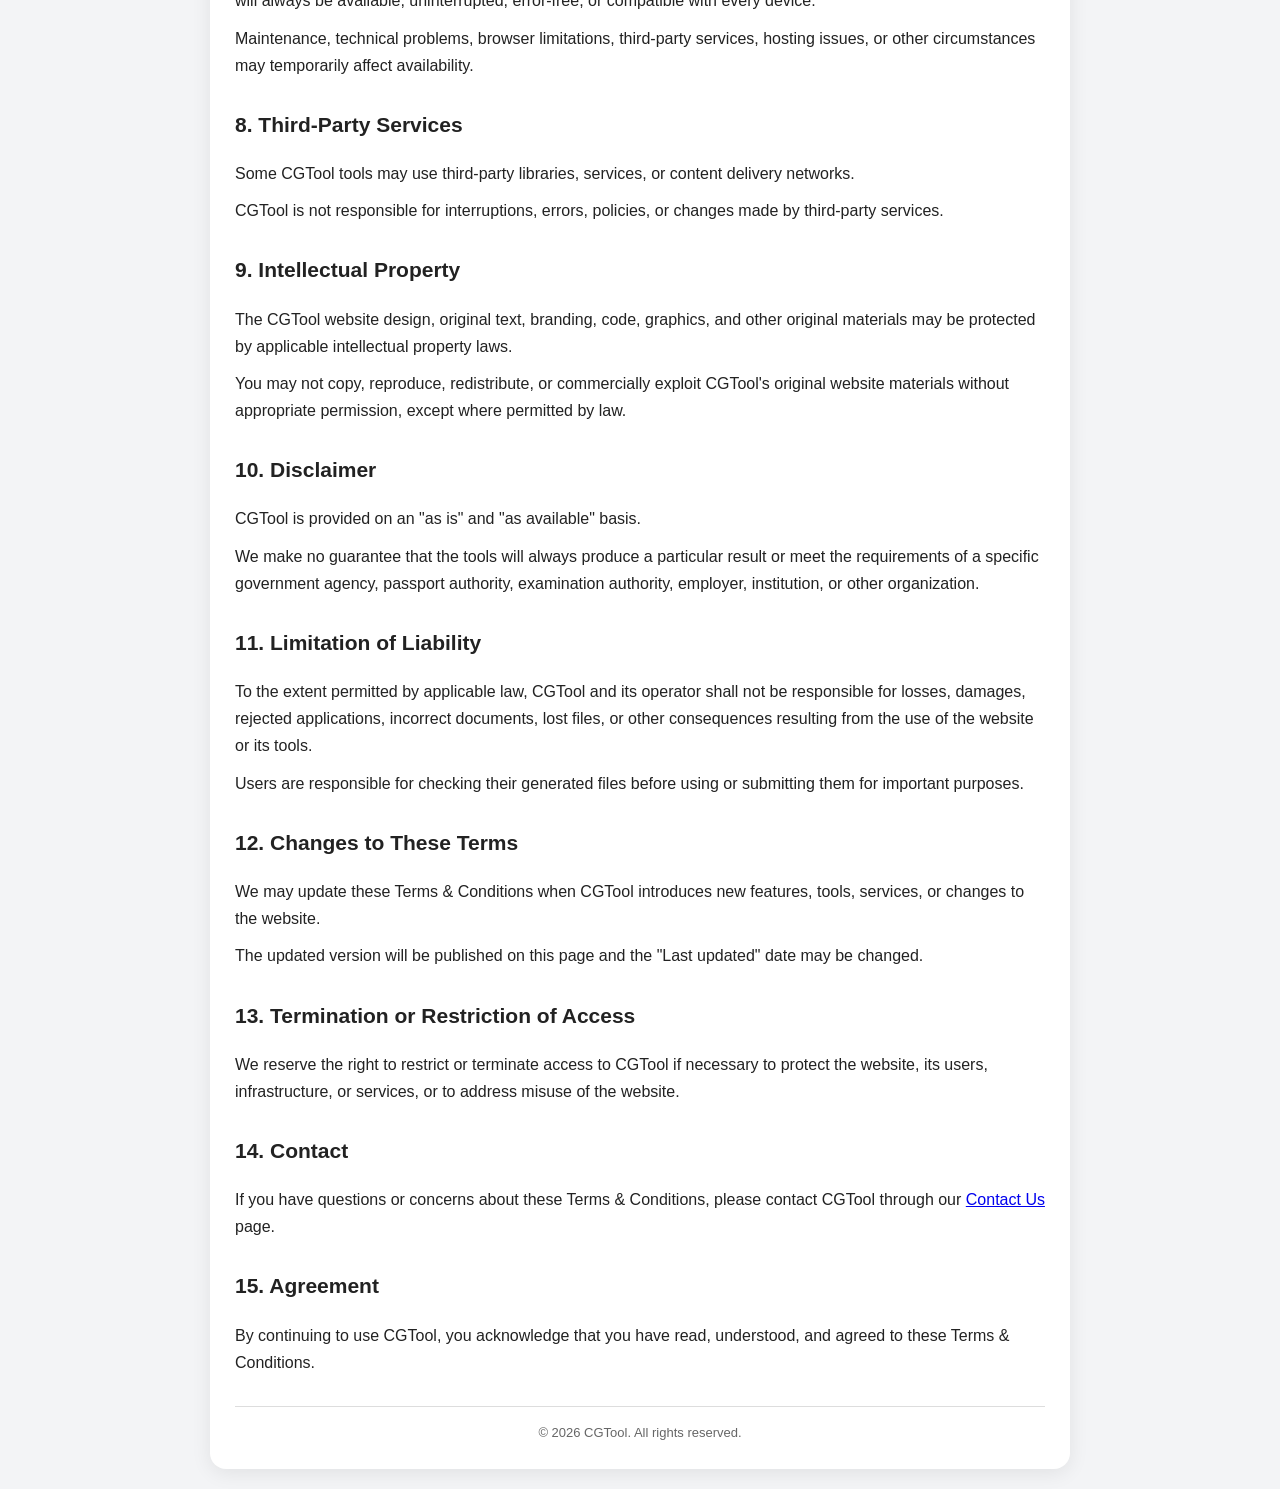
<file: Terms.html>
<!DOCTYPE html>
<html lang="en">

<head>

<meta charset="UTF-8">

<meta
name="viewport"
content="width=device-width,initial-scale=1.0"
>

<meta
name="description"
content="Terms and Conditions for using CGTool online tools and services."
>

<meta name="author" content="CG Tool">

<title>Terms & Conditions | CGTool</title>

<style>

*{
    box-sizing:border-box;
}

body{
    margin:0;
    font-family:Arial,Helvetica,sans-serif;
    background:#f3f4f6;
    color:#222;
    line-height:1.7;
}

.container{
    max-width:900px;
    margin:auto;
    padding:20px;
}

.card{
    background:#fff;
    padding:25px;
    border-radius:16px;
    box-shadow:0 4px 20px rgba(0,0,0,.08);
}

.back{
    display:inline-block;
    margin-bottom:18px;
    color:#2563eb;
    text-decoration:none;
    font-weight:bold;
}

h1{
    text-align:center;
    margin:0 0 10px;
}

h2{
    margin-top:28px;
    font-size:21px;
}

p{
    margin:10px 0;
}

.note{
    background:#f3f4f6;
    padding:15px;
    border-radius:10px;
    margin:15px 0;
}

ul{
    padding-left:22px;
}

.footer{
    margin-top:30px;
    padding-top:15px;
    border-top:1px solid #ddd;
    text-align:center;
    color:#666;
    font-size:13px;
}

@media(max-width:600px){

    .container{
        padding:12px;
    }

    .card{
        padding:18px;
    }

    h1{
        font-size:25px;
    }

    h2{
        font-size:19px;
    }

}

</style>

</head>

<body>

<div class="container">

<a class="back" href="./">
← Back to CGTool
</a>

<div class="card">

<h1>Terms & Conditions</h1>

<p>
<strong>Last updated:</strong> August 19, 2026
</p>


<h2>1. Acceptance of Terms</h2>

<p>
Welcome to <strong>CGTool</strong>. By accessing or using CGTool,
you agree to comply with these Terms & Conditions.
</p>

<p>
If you do not agree with these terms, please do not use the website
or its tools.
</p>


<h2>2. About CGTool</h2>

<p>
CGTool provides browser-based online tools designed to help users
perform common digital tasks such as image processing, document
scanning, photo preparation, file conversion, and related activities.
</p>

<p>
The available tools and features may change, be improved, or be
removed at any time.
</p>


<h2>3. Use of the Tools</h2>

<p>
You may use CGTool for lawful and legitimate purposes.
</p>

<p>
You agree not to use the website or its tools:
</p>

<ul>

<li>
For any unlawful or fraudulent activity.
</li>

<li>
To process or distribute content that violates applicable laws.
</li>

<li>
To attempt to damage, disable, overload, or interfere with the
website.
</li>

<li>
To attempt unauthorized access to the website, its systems, or
services.
</li>

<li>
To use automated methods that unnecessarily place excessive load
on the website or its infrastructure.
</li>

</ul>


<h2>4. User Files</h2>

<p>
Some CGTool tools allow you to select images or files from your
device.
</p>

<p>
You are responsible for ensuring that you have the necessary rights
and permissions to use the files you process through CGTool.
</p>

<p>
You should not use CGTool to process files that you are not legally
permitted to access, modify, or use.
</p>


<h2>5. Browser-Based Processing</h2>

<p>
Many CGTool tools are designed to process images and files directly
in the user's browser.
</p>

<p>
This may include operations such as cropping, resizing, perspective
correction, image enhancement, conversion, and PDF generation.
</p>

<p>
Because browser and device capabilities may vary, CGTool does not
guarantee that every tool will work identically on every device,
browser, or operating system.
</p>


<h2>6. Accuracy of Results</h2>

<p>
CGTool tools are provided to assist users with common digital tasks.
Results generated by the tools may depend on the quality of the
input file, device, browser, and selected settings.
</p>

<div class="note">

<strong>Important:</strong>

For passports, government applications, examinations, visas,
official documents, or other regulated purposes, users should always
verify the official requirements before submitting a generated file.

</div>


<h2>7. No Guarantee of Availability</h2>

<p>
We aim to keep CGTool available and functional, but we do not
guarantee that the website or any particular tool will always be
available, uninterrupted, error-free, or compatible with every
device.
</p>

<p>
Maintenance, technical problems, browser limitations, third-party
services, hosting issues, or other circumstances may temporarily
affect availability.
</p>


<h2>8. Third-Party Services</h2>

<p>
Some CGTool tools may use third-party libraries, services, or
content delivery networks.
</p>

<p>
CGTool is not responsible for interruptions, errors, policies, or
changes made by third-party services.
</p>


<h2>9. Intellectual Property</h2>

<p>
The CGTool website design, original text, branding, code, graphics,
and other original materials may be protected by applicable
intellectual property laws.
</p>

<p>
You may not copy, reproduce, redistribute, or commercially exploit
CGTool's original website materials without appropriate permission,
except where permitted by law.
</p>


<h2>10. Disclaimer</h2>

<p>
CGTool is provided on an "as is" and "as available" basis.
</p>

<p>
We make no guarantee that the tools will always produce a particular
result or meet the requirements of a specific government agency,
passport authority, examination authority, employer, institution,
or other organization.
</p>


<h2>11. Limitation of Liability</h2>

<p>
To the extent permitted by applicable law, CGTool and its operator
shall not be responsible for losses, damages, rejected applications,
incorrect documents, lost files, or other consequences resulting
from the use of the website or its tools.
</p>

<p>
Users are responsible for checking their generated files before
using or submitting them for important purposes.
</p>


<h2>12. Changes to These Terms</h2>

<p>
We may update these Terms & Conditions when CGTool introduces new
features, tools, services, or changes to the website.
</p>

<p>
The updated version will be published on this page and the
"Last updated" date may be changed.
</p>


<h2>13. Termination or Restriction of Access</h2>

<p>
We reserve the right to restrict or terminate access to CGTool if
necessary to protect the website, its users, infrastructure, or
services, or to address misuse of the website.
</p>


<h2>14. Contact</h2>

<p>
If you have questions or concerns about these Terms & Conditions,
please contact CGTool through our
<a href="Contact.html">Contact Us</a> page.
</p>


<h2>15. Agreement</h2>

<p>
By continuing to use CGTool, you acknowledge that you have read,
understood, and agreed to these Terms & Conditions.
</p>


<div class="footer">

© 2026 CGTool. All rights reserved.

</div>

</div>

</div>

</body>

</html>
</file>
